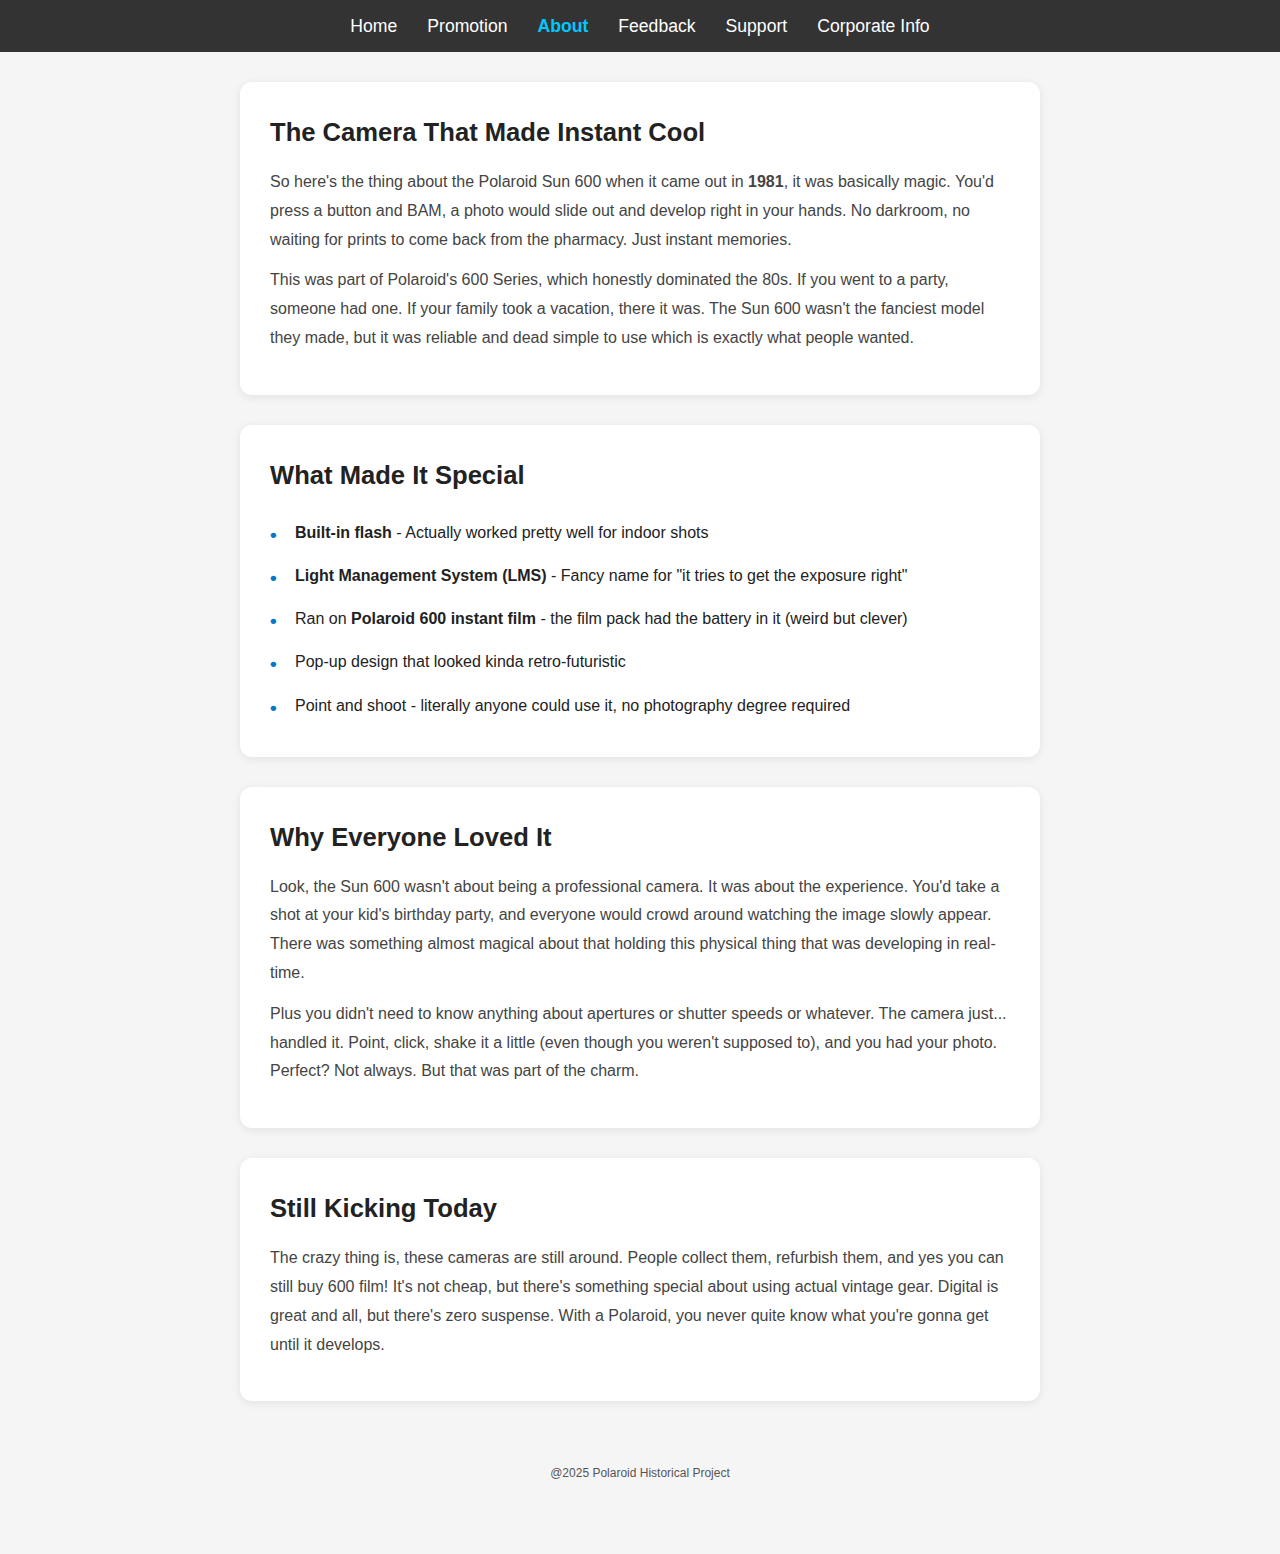
<file: about.html>
<!DOCTYPE html>
<html lang="en">
<head>
    <meta charset="UTF-8" />
    <title>Polaroid Sun 600 - About</title>
    <link rel="stylesheet" href="css/style.css" />
</head>

<body>
    <header>
        <nav class="top-nav">
            <ul>
                <li><a href="index.html">Home</a></li>
                <li><a href="promotion.html">Promotion</a></li>
                <li><a href="about.html" class="active">About</a></li>
                <li><a href="feedback.html">Feedback</a></li>
                <li><a href="support.html">Support</a></li>
                <li><a href="corporate.html">Corporate Info</a></li>
            </ul>
        </nav>
    </header>

    <main class="content">

        <section class="info-section">
            <h2>The Camera That Made Instant Cool</h2>
            <p>
                So here's the thing about the Polaroid Sun 600 when it came out in <strong>1981</strong>, 
                it was basically magic. You'd press a button and BAM, a photo would slide out and develop 
                right in your hands. No darkroom, no waiting for prints to come back from the pharmacy. 
                Just instant memories.
            </p>
            <p>
                This was part of Polaroid's 600 Series, which honestly dominated the 80s. If you went 
                to a party, someone had one. If your family took a vacation, there it was. The Sun 600 
                wasn't the fanciest model they made, but it was reliable and dead simple to use which 
                is exactly what people wanted.
            </p>
        </section>

        <section class="info-section">
            <h2>What Made It Special</h2>
            <ul>
                <li><strong>Built-in flash</strong> - Actually worked pretty well for indoor shots</li>
                <li><strong>Light Management System (LMS)</strong> - Fancy name for "it tries to get the exposure right"</li>
                <li>Ran on <strong>Polaroid 600 instant film</strong> - the film pack had the battery in it (weird but clever)</li>
                <li>Pop-up design that looked kinda retro-futuristic</li>
                <li>Point and shoot - literally anyone could use it, no photography degree required</li>
            </ul>
        </section>

        <section class="info-section">
            <h2>Why Everyone Loved It</h2>
            <p>
                Look, the Sun 600 wasn't about being a professional camera. It was about the experience. 
                You'd take a shot at your kid's birthday party, and everyone would crowd around watching 
                the image slowly appear. There was something almost magical about that holding this 
                physical thing that was developing in real-time.
            </p>
            <p>
                Plus you didn't need to know anything about apertures or shutter speeds or whatever. 
                The camera just... handled it. Point, click, shake it a little (even though you weren't 
                supposed to), and you had your photo. Perfect? Not always. But that was part of the charm.
            </p>
        </section>

        <section class="info-section">
            <h2>Still Kicking Today</h2>
            <p>
                The crazy thing is, these cameras are still around. People collect them, refurbish them, 
                and yes you can still buy 600 film! It's not cheap, but there's something special 
                about using actual vintage gear. Digital is great and all, but there's zero suspense. 
                With a Polaroid, you never quite know what you're gonna get until it develops.
            </p>

        </section>

    </main>

    <footer>
        <small>@2025 Polaroid Historical Project</small>
    </footer>
</body>
</html>
</file>
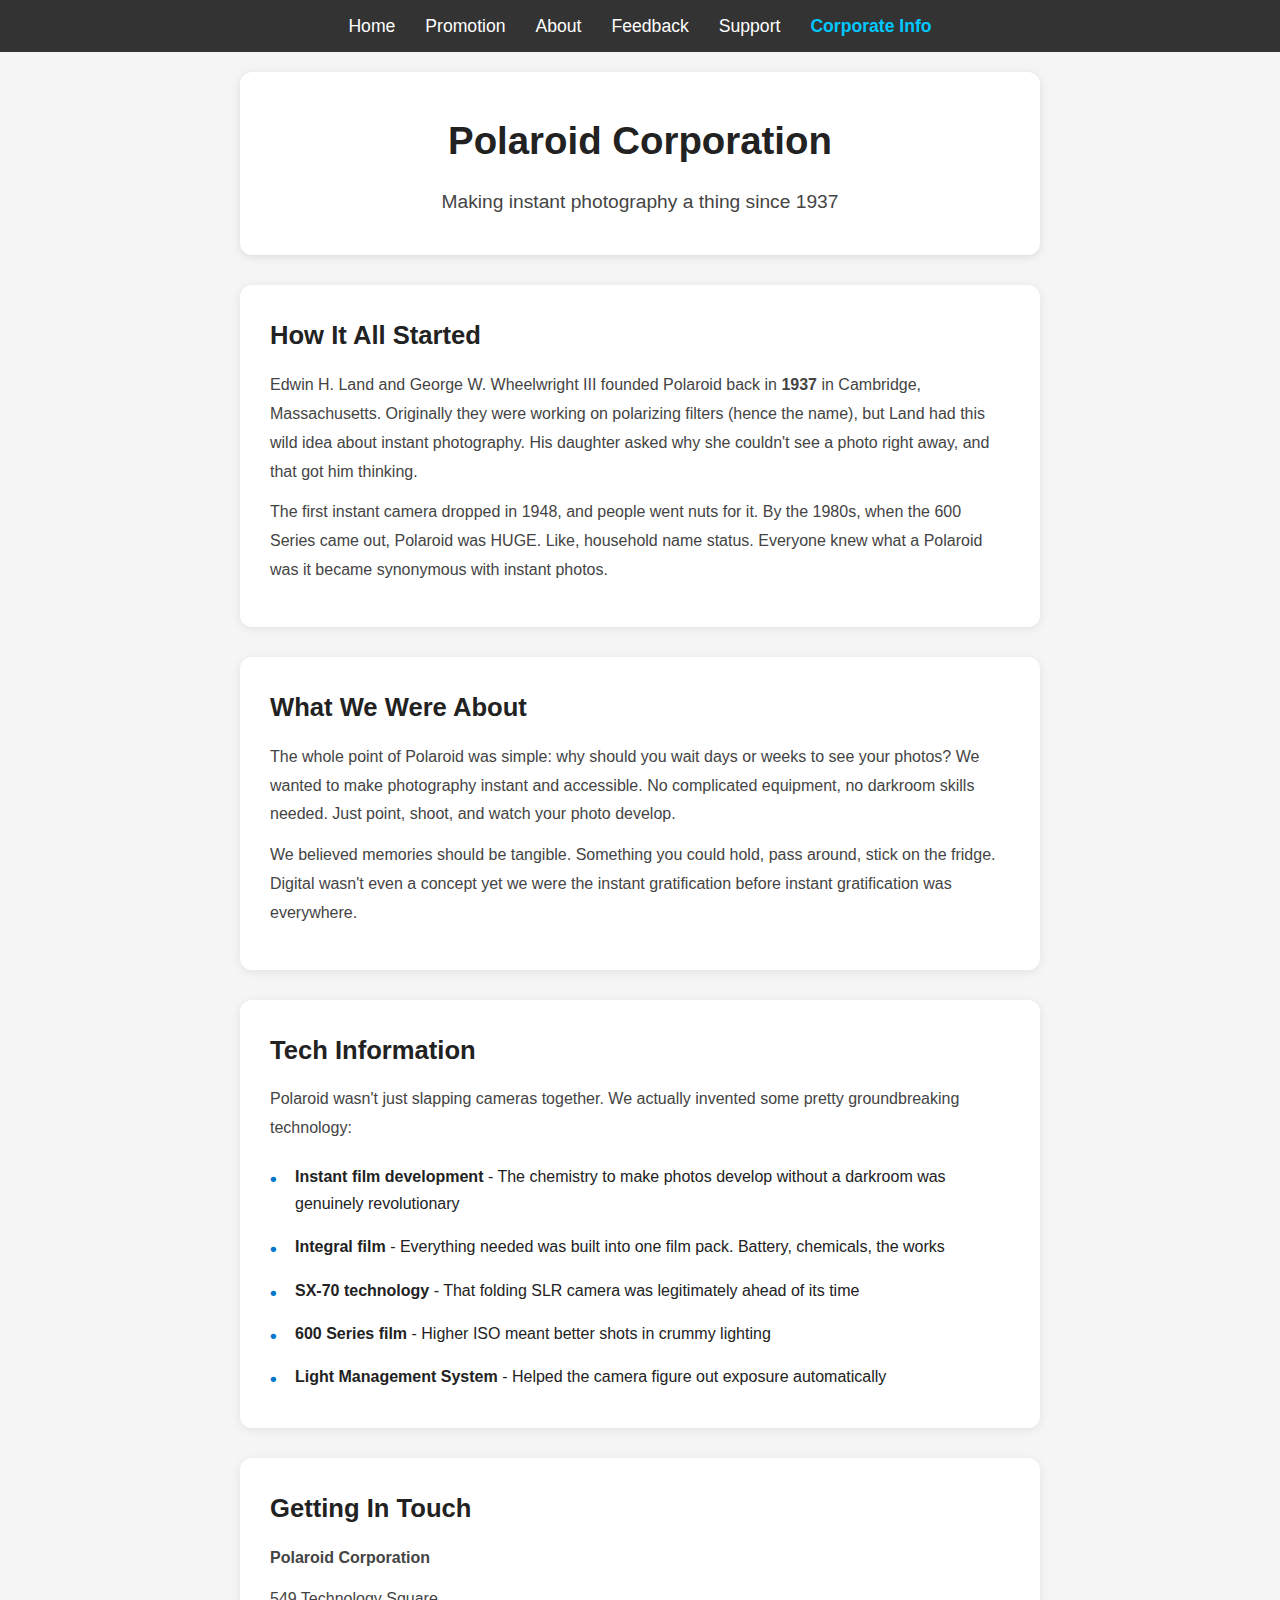
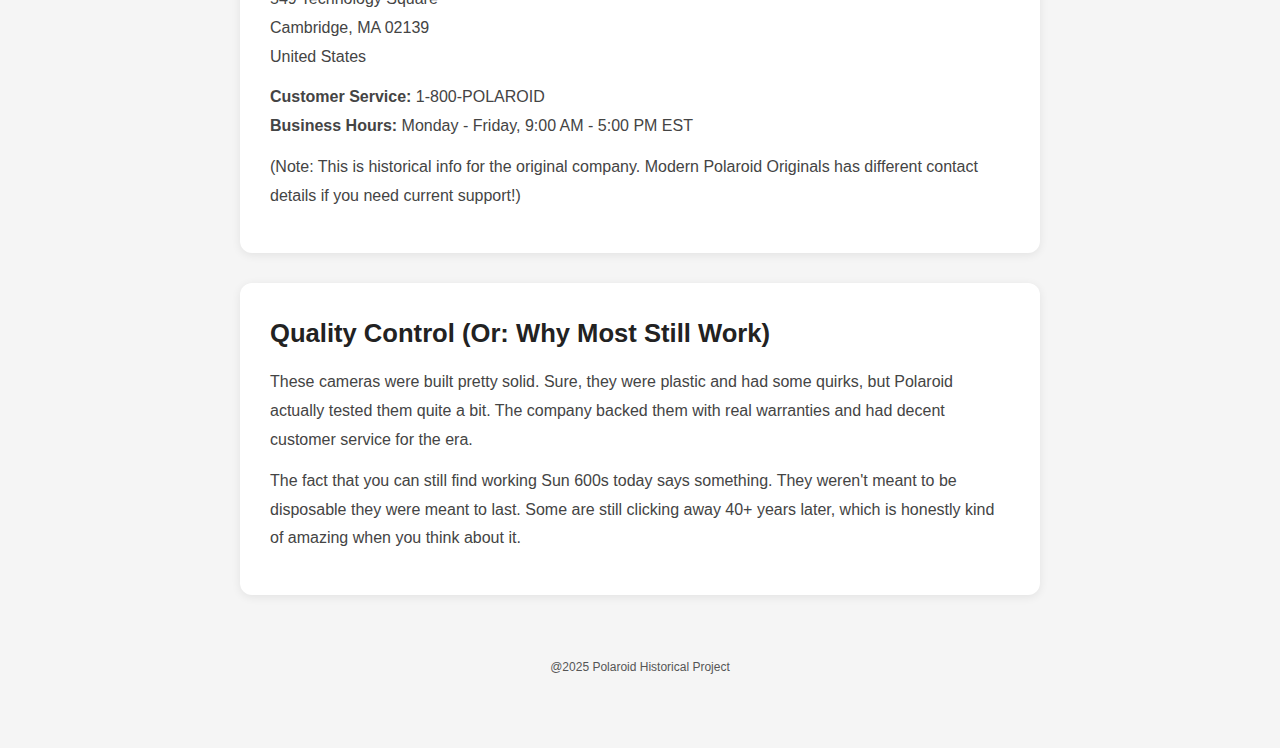
<file: corporate.html>
<!DOCTYPE html>
<html lang="en">
<head>
    <meta charset="UTF-8" />
    <title>Polaroid Sun 600 - Corporate Information</title>
    <link rel="stylesheet" href="css/style.css" />
</head>

<body>
    <header>
        <nav class="top-nav">
            <ul>
                <li><a href="index.html">Home</a></li>
                <li><a href="promotion.html">Promotion</a></li>
                <li><a href="about.html">About</a></li>
                <li><a href="feedback.html">Feedback</a></li>
                <li><a href="support.html">Support</a></li>
                <li><a href="corporate.html" class="active">Corporate Info</a></li>
            </ul>
        </nav>
    </header>

    <main>
        <section class="hero">
            <div class="hero-text" style="grid-column: 1 / -1; text-align: center;">
                <h1>Polaroid Corporation</h1>
                <p>Making instant photography a thing since 1937</p>
            </div>
        </section>

        <section class="info-section">
            <h2>How It All Started</h2>
            <p>
                Edwin H. Land and George W. Wheelwright III founded Polaroid back in <strong>1937</strong> 
                in Cambridge, Massachusetts. Originally they were working on polarizing filters (hence 
                the name), but Land had this wild idea about instant photography. His daughter asked 
                why she couldn't see a photo right away, and that got him thinking.
            </p>
            <p>
                The first instant camera dropped in 1948, and people went nuts for it. By the 1980s, 
                when the 600 Series came out, Polaroid was HUGE. Like, household name status. Everyone 
                knew what a Polaroid was it became synonymous with instant photos.
            </p>
        </section>

        <section class="info-section">
            <h2>What We Were About</h2>
            <p>
                The whole point of Polaroid was simple: why should you wait days or weeks to see your 
                photos? We wanted to make photography instant and accessible. No complicated equipment, 
                no darkroom skills needed. Just point, shoot, and watch your photo develop. 
            </p>
            <p>
                We believed memories should be tangible. Something you could hold, pass around, stick 
                on the fridge. Digital wasn't even a concept yet we were the instant gratification 
                before instant gratification was everywhere.
            </p>
        </section>

        <section class="info-section">
            <h2>Tech Information</h2>
            <p>
                Polaroid wasn't just slapping cameras together. We actually invented some pretty 
                groundbreaking technology:
            </p>
            <ul>
                <li><strong>Instant film development</strong> - The chemistry to make photos develop without a darkroom was genuinely revolutionary</li>
                <li><strong>Integral film</strong> - Everything needed was built into one film pack. Battery, chemicals, the works</li>
                <li><strong>SX-70 technology</strong> - That folding SLR camera was legitimately ahead of its time</li>
                <li><strong>600 Series film</strong> - Higher ISO meant better shots in crummy lighting</li>
                <li><strong>Light Management System</strong> - Helped the camera figure out exposure automatically</li>
            </ul>
        </section>

        <section class="info-section">
            <h2>Getting In Touch</h2>
            <p><strong>Polaroid Corporation</strong></p>
            <p>
                549 Technology Square<br />
                Cambridge, MA 02139<br />
                United States
            </p>
            <p>
                <strong>Customer Service:</strong> 1-800-POLAROID<br />
                <strong>Business Hours:</strong> Monday - Friday, 9:00 AM - 5:00 PM EST
            </p>
            <p>
                (Note: This is historical info for the original company. Modern Polaroid Originals 
                has different contact details if you need current support!)
            </p>
        </section>

        <section class="info-section">
            <h2>Quality Control (Or: Why Most Still Work)</h2>
            <p>
                These cameras were built pretty solid. Sure, they were plastic and had some quirks, 
                but Polaroid actually tested them quite a bit. The company backed them with real 
                warranties and had decent customer service for the era.
            </p>
            <p>
                The fact that you can still find working Sun 600s today says something. They weren't 
                meant to be disposable they were meant to last. Some are still clicking away 40+ 
                years later, which is honestly kind of amazing when you think about it.
            </p>
        </section>

    </main>

    <footer>
        <small>@2025 Polaroid Historical Project</small>
    </footer>
</body>
</html>
</file>
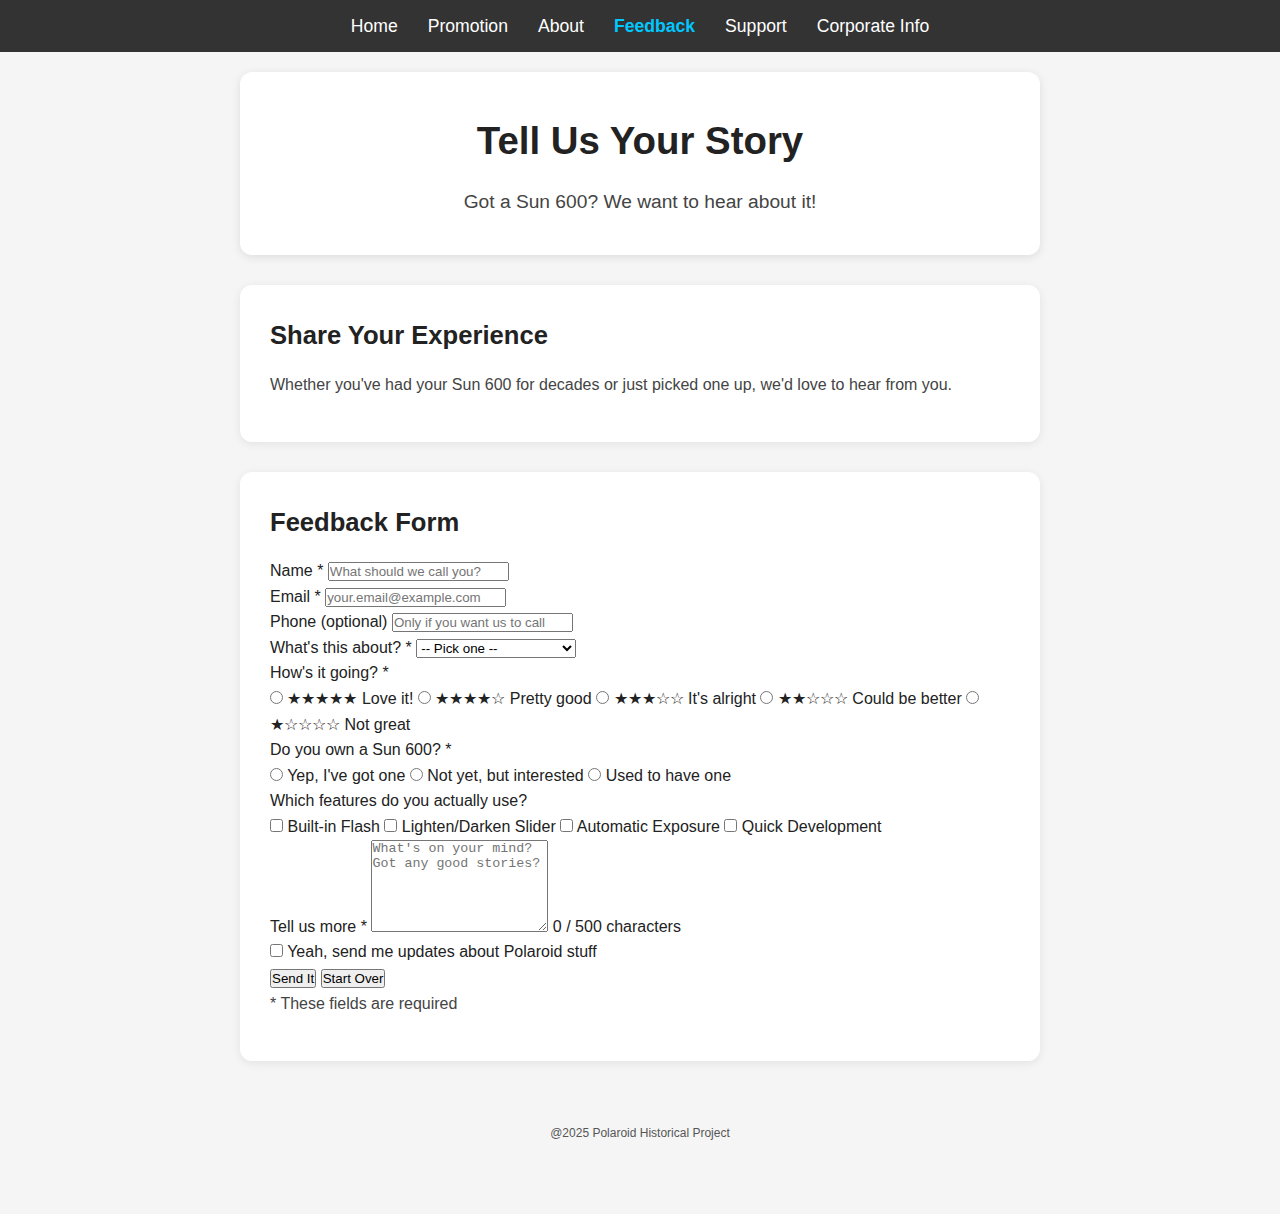
<file: feedback.html>
<!DOCTYPE html>
<html lang="en">
<head>
    <meta charset="UTF-8" />
    <title>Polaroid Sun 600 - Feedback</title>
    <link rel="stylesheet" href="css/style.css" />
    <script src="js/feedback.js" defer></script>
</head>

<body>
    <header>
        <nav class="top-nav">
            <ul>
                <li><a href="index.html">Home</a></li>
                <li><a href="promotion.html">Promotion</a></li>
                <li><a href="about.html">About</a></li>
                <li><a href="feedback.html" class="active">Feedback</a></li>
                <li><a href="support.html">Support</a></li>
                <li><a href="corporate.html">Corporate Info</a></li>
            </ul>
        </nav>
    </header>

    <main>
        <section class="hero">
            <div class="hero-text" style="grid-column: 1 / -1; text-align: center;">
                <h1>Tell Us Your Story</h1>
                <p>Got a Sun 600? We want to hear about it!</p>
            </div>
        </section>

        <section class="info-section">
            <h2>Share Your Experience</h2>
            <p>
                Whether you've had your Sun 600 for decades or just picked one up, we'd love to hear 
                from you.
            </p>
        </section>

        <section class="info-section">
            <h2>Feedback Form</h2>
            
            <div id="successMessage" class="success-message" style="display: none;">
                <p><strong>Thanks for sharing!</strong></p>
                <p>We really appreciate you taking the time to tell us about your experience.</p>
            </div>

            <form id="feedbackForm" class="feedback-form">
                <div class="form-group">
                    <label for="fullName">Name <span class="required">*</span></label>
                    <input 
                        type="text" 
                        id="fullName" 
                        name="fullName" 
                        required 
                        placeholder="What should we call you?"
                    />
                </div>

                <div class="form-group">
                    <label for="email">Email <span class="required">*</span></label>
                    <input 
                        type="email" 
                        id="email" 
                        name="email" 
                        required 
                        placeholder="your.email@example.com"
                    />
                </div>

                <div class="form-group">
                    <label for="phone">Phone (optional)</label>
                    <input 
                        type="tel" 
                        id="phone" 
                        name="phone" 
                        placeholder="Only if you want us to call"
                    />
                </div>

                <div class="form-group">
                    <label for="category">What's this about? <span class="required">*</span></label>
                    <select id="category" name="category" required>
                        <option value="">-- Pick one --</option>
                        <option value="camera">Camera Performance</option>
                        <option value="film">Film Quality</option>
                        <option value="customer-service">Customer Service</option>
                        <option value="warranty">Warranty/Repairs</option>
                        <option value="general">Just General Feedback</option>
                        <option value="other">Something Else</option>
                    </select>
                </div>

                <div class="form-group">
                    <label>How's it going? <span class="required">*</span></label>
                    <div class="rating-group">
                        <input type="radio" id="rating5" name="rating" value="5" required />
                        <label for="rating5">★★★★★ Love it!</label>

                        <input type="radio" id="rating4" name="rating" value="4" />
                        <label for="rating4">★★★★☆ Pretty good</label>

                        <input type="radio" id="rating3" name="rating" value="3" />
                        <label for="rating3">★★★☆☆ It's alright</label>

                        <input type="radio" id="rating2" name="rating" value="2" />
                        <label for="rating2">★★☆☆☆ Could be better</label>

                        <input type="radio" id="rating1" name="rating" value="1" />
                        <label for="rating1">★☆☆☆☆ Not great</label>
                    </div>
                </div>

                <div class="form-group">
                    <label>Do you own a Sun 600? <span class="required">*</span></label>
                    <div class="radio-group">
                        <input type="radio" id="ownYes" name="ownership" value="yes" required />
                        <label for="ownYes">Yep, I've got one</label>

                        <input type="radio" id="ownNo" name="ownership" value="no" />
                        <label for="ownNo">Not yet, but interested</label>

                        <input type="radio" id="ownPrevious" name="ownership" value="previous" />
                        <label for="ownPrevious">Used to have one</label>
                    </div>
                </div>

                <div class="form-group">
                    <label>Which features do you actually use?</label>
                    <div class="checkbox-group">
                        <input type="checkbox" id="flash" name="features" value="flash" />
                        <label for="flash">Built-in Flash</label>

                        <input type="checkbox" id="lightenDarken" name="features" value="lighten-darken" />
                        <label for="lightenDarken">Lighten/Darken Slider</label>

                        <input type="checkbox" id="autoExposure" name="features" value="auto-exposure" />
                        <label for="autoExposure">Automatic Exposure</label>

                        <input type="checkbox" id="quickDevelop" name="features" value="quick-develop" />
                        <label for="quickDevelop">Quick Development</label>
                    </div>
                </div>

                <div class="form-group">
                    <label for="comments">Tell us more <span class="required">*</span></label>
                    <textarea 
                        id="comments" 
                        name="comments" 
                        rows="6" 
                        required 
                        placeholder="What's on your mind? Got any good stories?"
                    ></textarea>
                    <span class="char-counter" id="charCounter">0 / 500 characters</span>
                </div>

                <div class="form-group">
                    <input type="checkbox" id="newsletter" name="newsletter" value="yes" />
                    <label for="newsletter">
                        Yeah, send me updates about Polaroid stuff
                    </label>
                </div>

                <div class="form-actions">
                    <button type="submit" class="submit-btn">Send It</button>
                    <button type="reset" class="reset-btn">Start Over</button>
                </div>

                <p class="form-note">
                    <span class="required">*</span> These fields are required
                </p>
            </form>
        </section>

    </main>

    <footer>
        <small>@2025 Polaroid Historical Project</small>
    </footer>
</body>
</html>
</file>
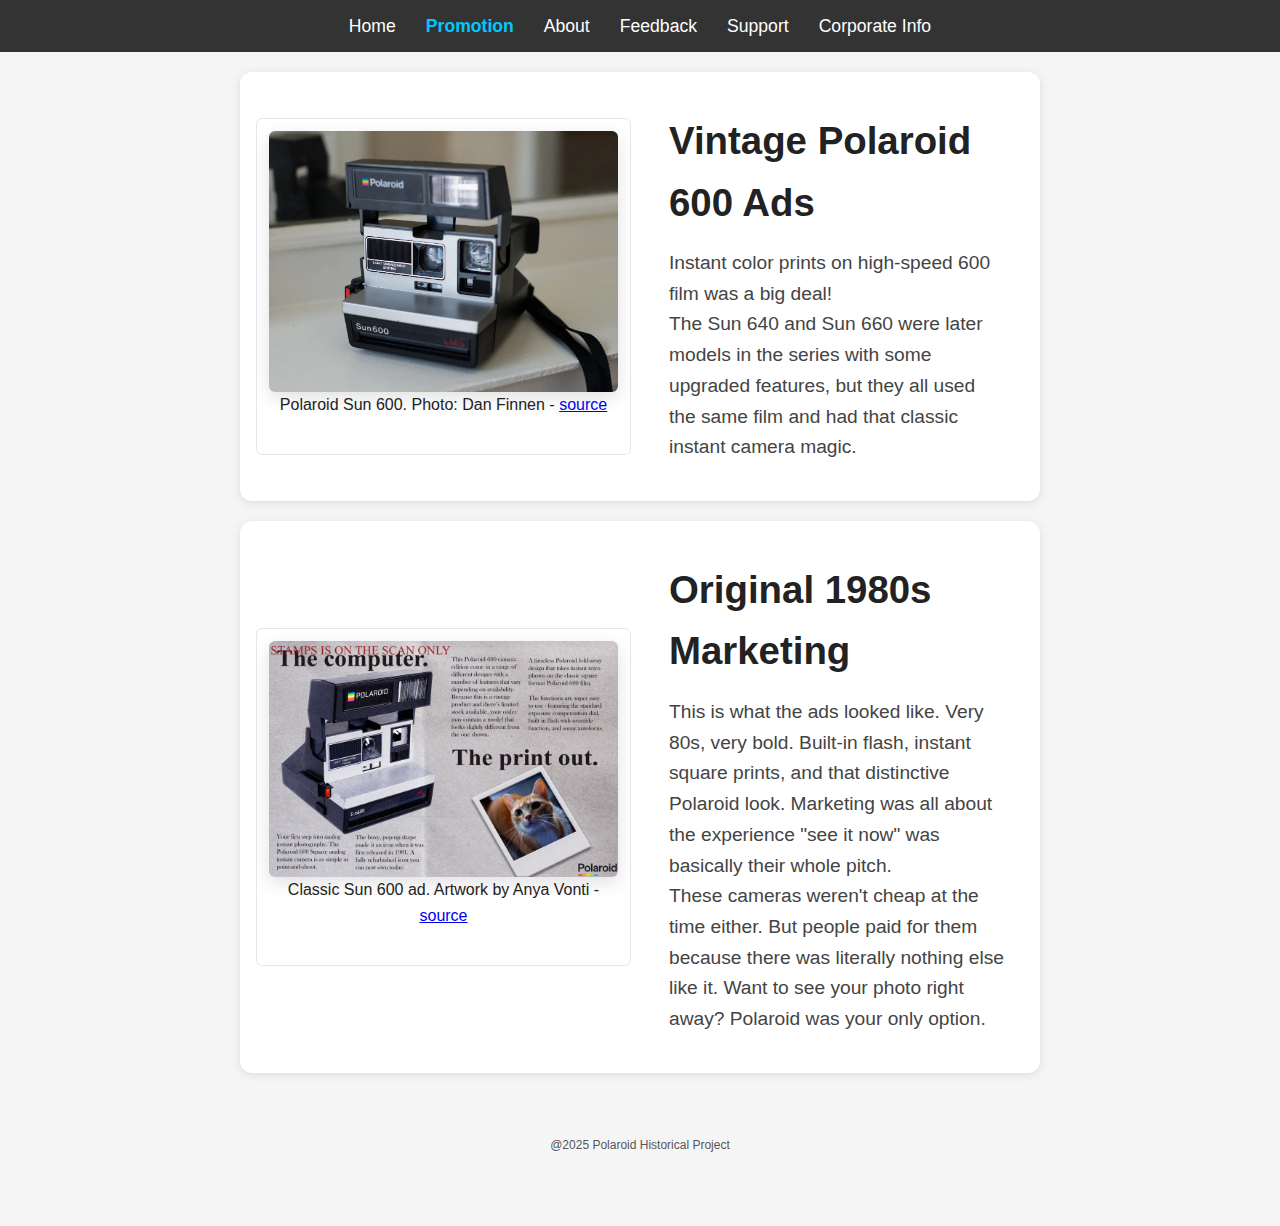
<file: promotion.html>
<!DOCTYPE html>

<html lang="en">
    <head>
        <title>Polaroid 600 Series - Promotions</title>
        <meta charset="utf-8" />
        <link rel="stylesheet" href="css/style.css" />
    </head>
    <body>
        <header>
            <nav class="top-nav">
                <ul>
                    <li><a href="index.html">Home</a></li>
                    <li><a href="promotion.html" class="active">Promotion</a></li>
                    <li><a href="about.html">About</a></li>
                    <li><a href="feedback.html">Feedback</a></li>
                    <li><a href="support.html">Support</a></li>
                    <li><a href="corporate.html">Corporate Info</a></li>
                </ul>
            </nav>
        </header>
        <main>
            <section class="hero">
                <figure class="polaroid-frame hero-figure">
                    <img
                    src="images/polariod_sun_600.webp"
                    alt="Polaroid Sun 600 instant camera on a shelf"
                    class="product-photo"
                    loading="lazy"
                    />
                    <figcaption>
                    Polaroid Sun 600. Photo: Dan Finnen - <a href="https://danfinnen.com/review/polaroid-sun-600-camera-review/" target="_blank" rel="noopener">source</a>
                    </figcaption>
                </figure>

                <div class="hero-text">
                    <h1>Vintage Polaroid 600 Ads</h1>
                    <p>Instant color prints on high-speed 600 film was a big deal!</p>
                    <p>The Sun 640 and Sun 660 were later models in the series with some upgraded features, but they all used the same film and had that classic instant camera magic.</p>
                </div>
            </section>
            <section class="hero">
                <figure class="polaroid-frame hero-figure">
                    <img
                    src="images/polariod_ad.jpg"
                    alt="Vintage Polaroid advertisement featuring the Polaroid Sun 600 camera"
                    class="product-photo"
                    loading="lazy"
                    />
                    <figcaption>
                        Classic Sun 600 ad. Artwork by Anya Vonti - 
                        <a href="https://www.artstation.com/artwork/XgkdRl" target="_blank" rel="noopener">
                            source
                        </a>
                    </figcaption>
                </figure>

                <div class="hero-text">
                    <h1>Original 1980s Marketing</h1>
                    <p>
                        This is what the ads looked like. Very 80s, very bold. Built-in flash, instant 
                        square prints, and that distinctive Polaroid look. Marketing was all about the 
                        experience "see it now" was basically their whole pitch.
                    </p>
                    <p>
                        These cameras weren't cheap at the time either. But people paid for them because 
                        there was literally nothing else like it. Want to see your photo right away? 
                        Polaroid was your only option.
                    </p>
                </div>
            </section>

        </main>
        <footer>
            <small>@2025 Polaroid Historical Project</small>
        </footer>
    </body>
</html>
</file>
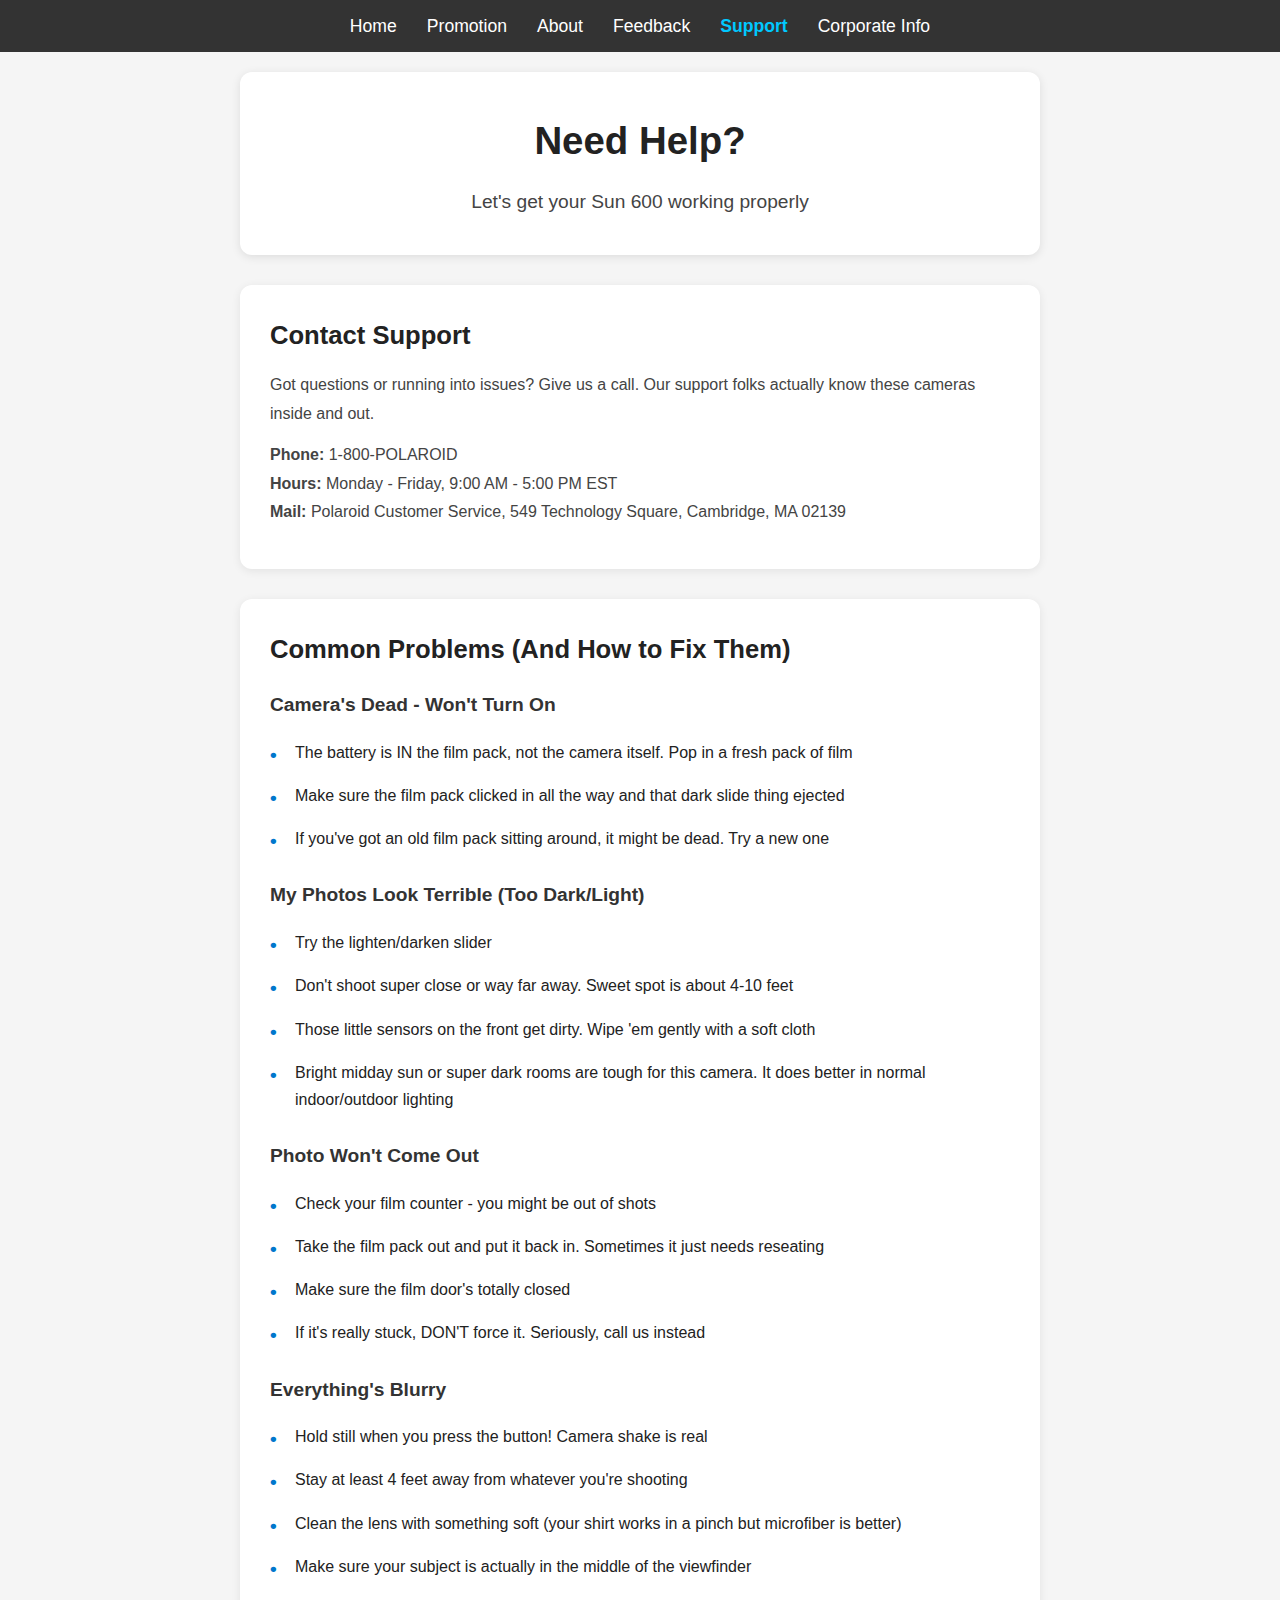
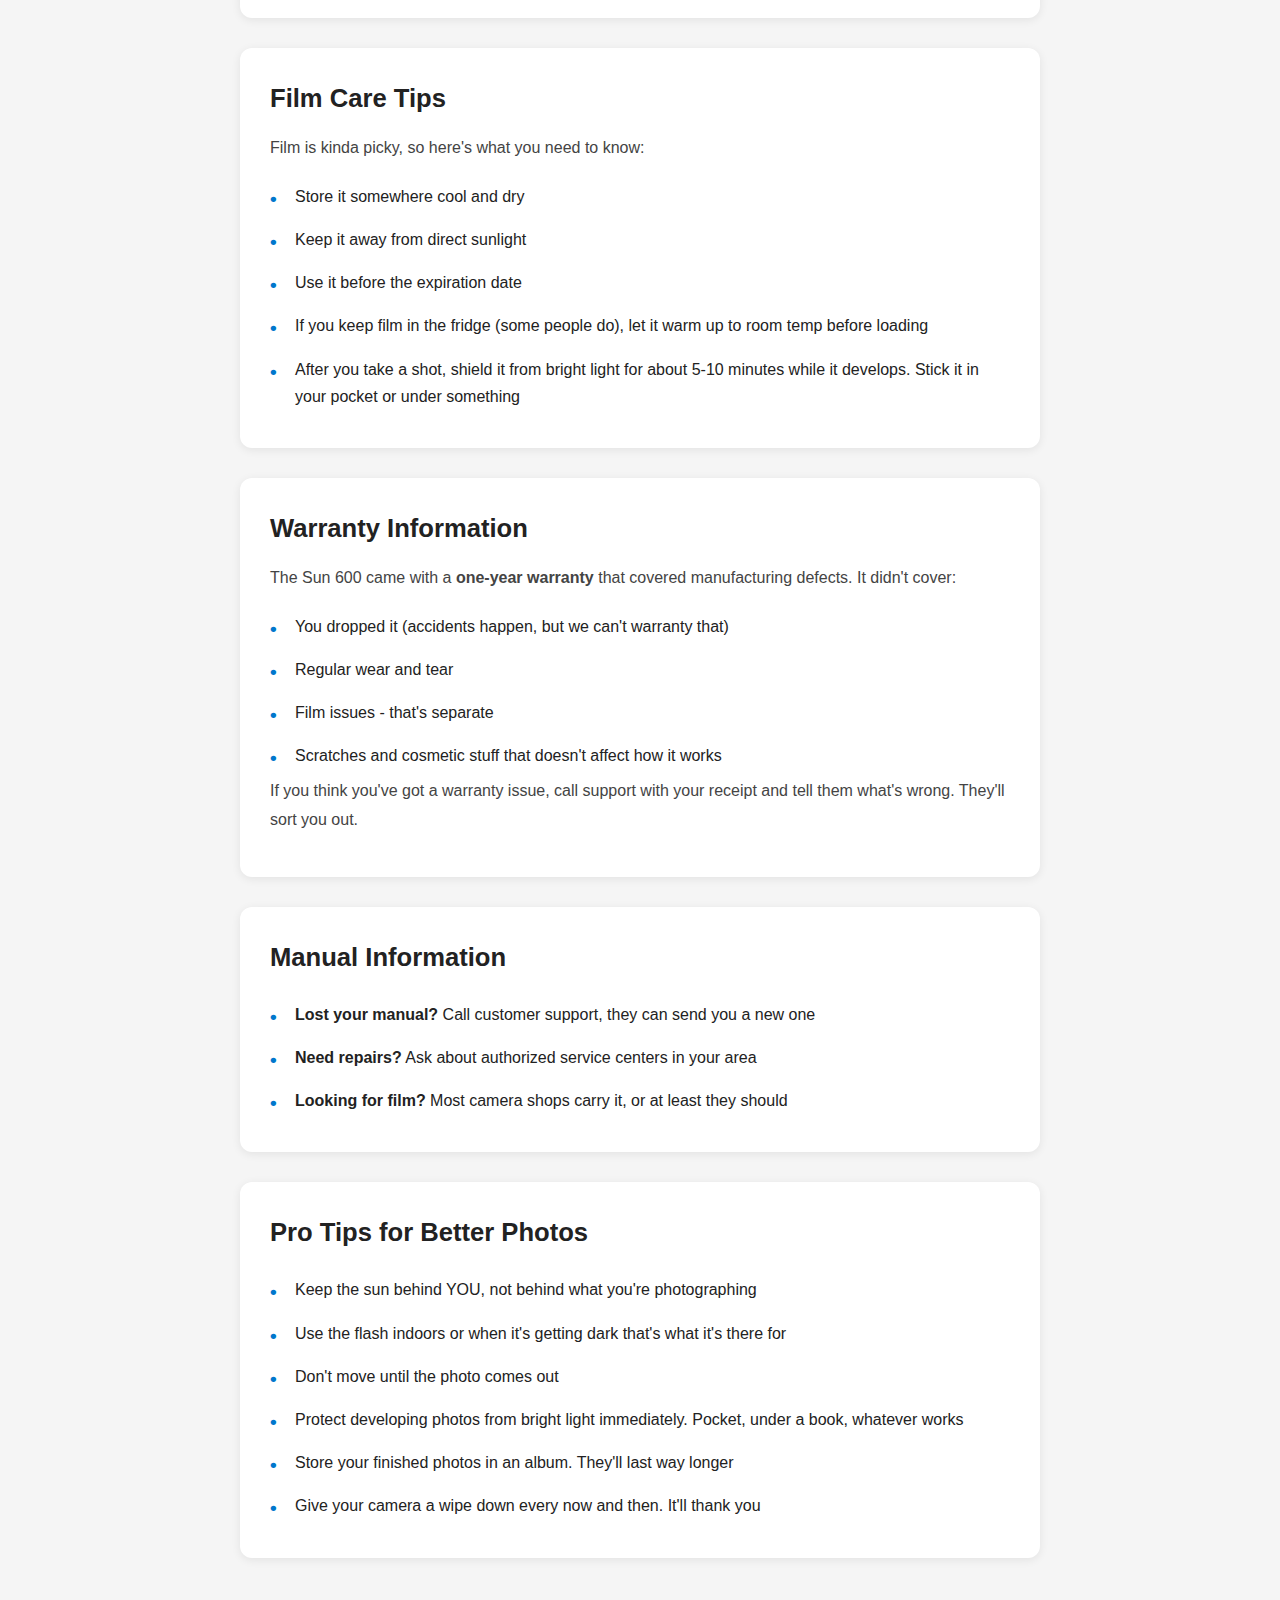
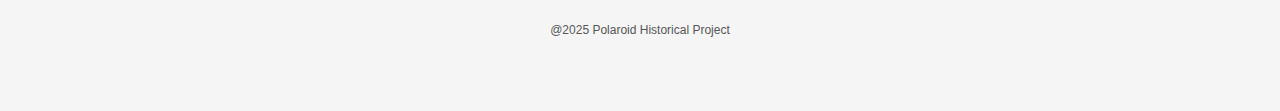
<file: support.html>
<!DOCTYPE html>
<html lang="en">
<head>
    <meta charset="UTF-8" />
    <title>Polaroid Sun 600 - Support</title>
    <link rel="stylesheet" href="css/style.css" />
</head>

<body>
    <header>
        <nav class="top-nav">
            <ul>
                <li><a href="index.html">Home</a></li>
                <li><a href="promotion.html">Promotion</a></li>
                <li><a href="about.html">About</a></li>
                <li><a href="feedback.html">Feedback</a></li>
                <li><a href="support.html" class="active">Support</a></li>
                <li><a href="corporate.html">Corporate Info</a></li>
            </ul>
        </nav>
    </header>

    <main>
        <section class="hero">
            <div class="hero-text" style="grid-column: 1 / -1; text-align: center;">
                <h1>Need Help?</h1>
                <p>Let's get your Sun 600 working properly</p>
            </div>
        </section>

        <section class="info-section">
            <h2>Contact Support</h2>
            <p>
                Got questions or running into issues? Give us a call. Our support folks actually 
                know these cameras inside and out.
            </p>
            <p>
                <strong>Phone:</strong> 1-800-POLAROID<br />
                <strong>Hours:</strong> Monday - Friday, 9:00 AM - 5:00 PM EST<br />
                <strong>Mail:</strong> Polaroid Customer Service, 549 Technology Square, Cambridge, MA 02139
            </p>
        </section>

        <section class="info-section">
            <h2>Common Problems (And How to Fix Them)</h2>
            
            <h3>Camera's Dead - Won't Turn On</h3>
            <ul>
                <li>The battery is IN the film pack, not the camera itself. Pop in a fresh pack of film</li>
                <li>Make sure the film pack clicked in all the way and that dark slide thing ejected</li>
                <li>If you've got an old film pack sitting around, it might be dead. Try a new one</li>
            </ul>

            <h3>My Photos Look Terrible (Too Dark/Light)</h3>
            <ul>
                <li>Try the lighten/darken slider </li>
                <li>Don't shoot super close or way far away. Sweet spot is about 4-10 feet</li>
                <li>Those little sensors on the front get dirty. Wipe 'em gently with a soft cloth</li>
                <li>Bright midday sun or super dark rooms are tough for this camera. It does better in normal indoor/outdoor lighting</li>
            </ul>

            <h3>Photo Won't Come Out</h3>
            <ul>
                <li>Check your film counter - you might be out of shots</li>
                <li>Take the film pack out and put it back in. Sometimes it just needs reseating</li>
                <li>Make sure the film door's totally closed</li>
                <li>If it's really stuck, DON'T force it. Seriously, call us instead</li>
            </ul>

            <h3>Everything's Blurry</h3>
            <ul>
                <li>Hold still when you press the button! Camera shake is real</li>
                <li>Stay at least 4 feet away from whatever you're shooting</li>
                <li>Clean the lens with something soft (your shirt works in a pinch but microfiber is better)</li>
                <li>Make sure your subject is actually in the middle of the viewfinder</li>
            </ul>
        </section>

        <section class="info-section">
            <h2>Film Care Tips</h2>
            <p>
                Film is kinda picky, so here's what you need to know:
            </p>
            <ul>
                <li>Store it somewhere cool and dry</li>
                <li>Keep it away from direct sunlight</li>
                <li>Use it before the expiration date </li>
                <li>If you keep film in the fridge (some people do), let it warm up to room temp before loading</li>
                <li>After you take a shot, shield it from bright light for about 5-10 minutes while it develops. Stick it in your pocket or under something</li>
            </ul>
        </section>

        <section class="info-section">
            <h2>Warranty Information</h2>
            <p>
                The Sun 600 came with a <strong>one-year warranty</strong> that covered manufacturing 
                defects. It didn't cover:
            </p>
            <ul>
                <li>You dropped it (accidents happen, but we can't warranty that)</li>
                <li>Regular wear and tear</li>
                <li>Film issues - that's separate</li>
                <li>Scratches and cosmetic stuff that doesn't affect how it works</li>
            </ul>
            <p>
                If you think you've got a warranty issue, call support with your receipt and tell them 
                what's wrong. They'll sort you out.
            </p>
        </section>

        <section class="info-section">
            <h2>Manual Information</h2>
            <ul>
                <li><strong>Lost your manual?</strong> Call customer support, they can send you a new one</li>
                <li><strong>Need repairs?</strong> Ask about authorized service centers in your area</li>
                <li><strong>Looking for film?</strong> Most camera shops carry it, or at least they should</li>
            </ul>
        </section>

        <section class="info-section">
            <h2>Pro Tips for Better Photos</h2>
            <ul>
                <li>Keep the sun behind YOU, not behind what you're photographing</li>
                <li>Use the flash indoors or when it's getting dark that's what it's there for</li>
                <li>Don't move until the photo comes out</li>
                <li>Protect developing photos from bright light immediately. Pocket, under a book, whatever works</li>
                <li>Store your finished photos in an album. They'll last way longer</li>
                <li>Give your camera a wipe down every now and then. It'll thank you</li>
            </ul>
        </section>

    </main>

    <footer>
        <small>@2025 Polaroid Historical Project</small>
    </footer>
</body>
</html>
</file>
<file: css/style.css>
* {
    margin: 0;
    padding: 0;
    box-sizing: border-box;
}

body {
    font-family: Arial, Helvetica, sans-serif;
    background-color: #f5f5f5;
    color: #222;
    line-height: 1.6;
    padding-bottom: 50px;
}

.top-nav {
    background-color: #333;
    padding: 12px 0;
    position: sticky;
    top: 0;
    z-index: 1000;
}

.top-nav ul {
    list-style: none;
    display: flex;
    justify-content: center;
    gap: 30px;
}

.top-nav a {
    color: white;
    text-decoration: none;
    font-weight: 500;
    font-size: 1.1rem;
    transition: 0.3s;
}

.top-nav a:hover {
    color: #00c8ff;
}

/* Active page indicator */
.top-nav a.active {
    color: #00c8ff;
    font-weight: 700;
}

.hero {
    text-align: center;
    padding: 60px 20px;
    background: white;
    margin: 20px auto;
    max-width: 800px;
    border-radius: 12px;
    box-shadow: 0 2px 10px rgba(0, 0, 0, 0.1);
}

.hero h1 {
    font-size: 2.4rem;
    margin-bottom: 15px;
}

.hero p {
    font-size: 1.2rem;
    color: #444;
}

.intro-links {
    max-width: 800px;
    margin: 30px auto;
    background: white;
    padding: 25px;
    border-radius: 12px;
    box-shadow: 0 2px 10px rgba(0, 0, 0, 0.08);
}

.intro-links h2 {
    text-align: center;
    margin-bottom: 20px;
    font-size: 1.8rem;
}

.intro-links ul {
    list-style: none;
    display: flex;
    flex-direction: column;
    gap: 12px;
}

.intro-links a {
    text-decoration: none;
    font-size: 1.1rem;
    color: #0077cc;
    transition: 0.2s;
}

.intro-links a:hover {
    text-decoration: underline;
    color: #004b8f;
}

footer {
    text-align: center;
    margin-top: 40px;
    padding: 20px;
    color: #555;
    font-size: 0.9rem;
}

/* Info section styles for About, Support, and Corporate pages */
.info-section {
    max-width: 800px;
    margin: 30px auto;
    background: white;
    padding: 30px;
    border-radius: 12px;
    box-shadow: 0 2px 10px rgba(0, 0, 0, 0.08);
}

.info-section h2 {
    font-size: 1.6rem;
    margin-bottom: 15px;
    color: #222;
}

.info-section h3 {
    font-size: 1.2rem;
    margin-top: 20px;
    margin-bottom: 10px;
    color: #333;
}

.info-section p {
    line-height: 1.8;
    color: #444;
    margin-bottom: 12px;
}

.info-section ul {
    list-style: none;
    padding-left: 0;
}

.info-section li {
    padding: 8px 0;
    padding-left: 25px;
    position: relative;
    line-height: 1.7;
}

.info-section li::before {
    content: "•";
    position: absolute;
    left: 0;
    color: #0077cc;
    font-weight: bold;
    font-size: 1.2rem;
}

.product-photo {
  max-width: 100%;
  height: auto;       
  display: block;
  margin: 0 auto;
  border-radius: 6px;
  box-shadow: 0 6px 18px rgba(0,0,0,0.12);
}

.polaroid-frame {
  background: #fff;
  padding: 12px 12px 36px;   
  display: inline-block;
  border: 1px solid #e7e7e7;
  border-radius: 6px;
  text-align: center;
}

.hero {
  display: grid;
  grid-template-columns: 1fr;
  gap: 18px;
  align-items: center;
  justify-items: center;
  padding: 28px 16px;
}

@media (min-width: 800px) {
  .hero { grid-template-columns: 1fr 1fr; }
  .hero-figure { max-width: 420px; }
  .hero-text { padding: 10px 20px; text-align: left; }
}

.cta-button {
    display: inline-block;
    margin-top: 20px;
    padding: 12px 28px;
    background-color: #0077cc;
    color: white;
    text-decoration: none;
    border-radius: 6px;
    font-weight: 600;
    transition: 0.3s;
}

.cta-button:hover {
    background-color: #005fa3;
    transform: translateY(-2px);
    box-shadow: 0 4px 12px rgba(0, 119, 204, 0.3);
}
</file>
